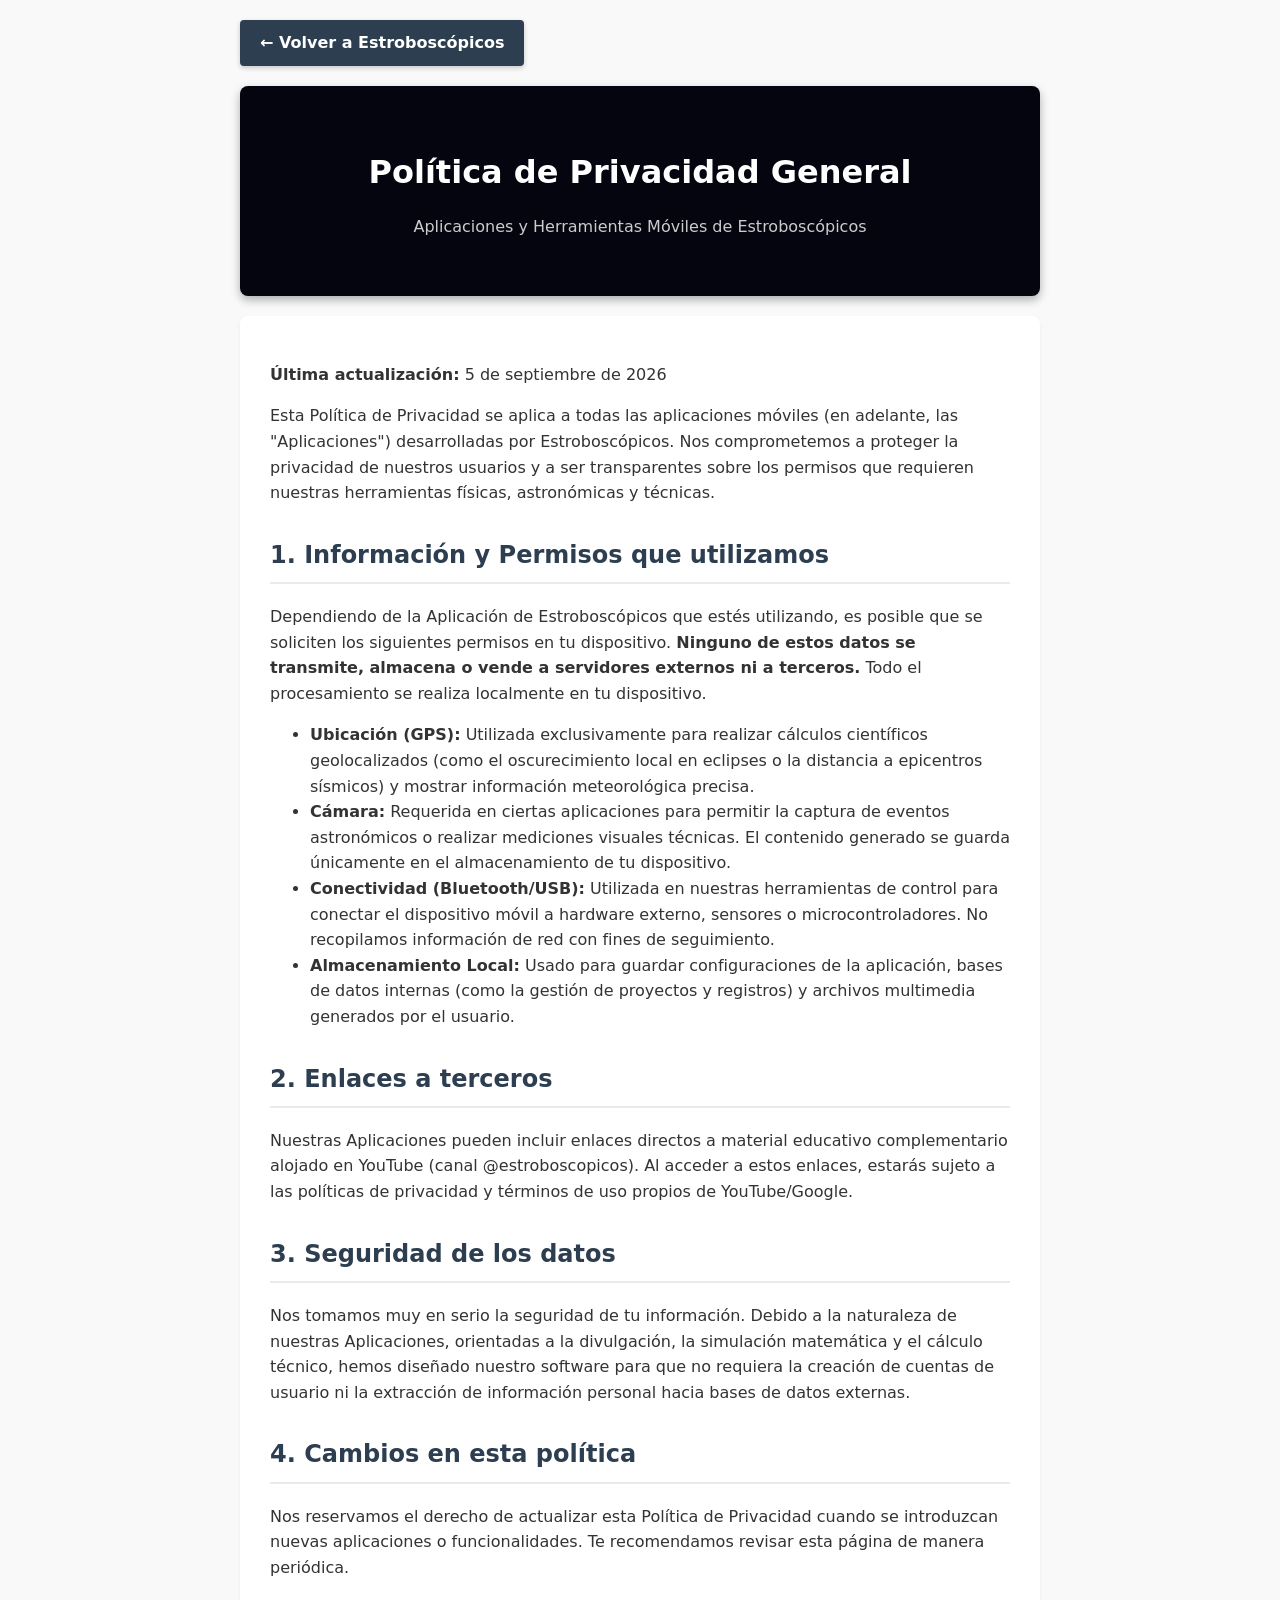
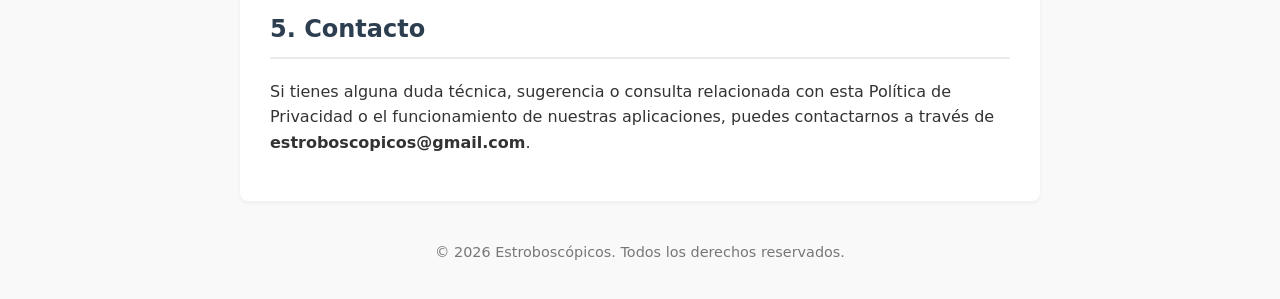
<file: privacidad.html>
<!DOCTYPE html>
<html lang="es">
<head>
    <meta charset="UTF-8">
    <meta name="viewport" content="width=device-width, initial-scale=1.0">
    <title>Política de Privacidad | Estroboscópicos</title>
    
    <style>
        body {
            font-family: system-ui, -apple-system, BlinkMacSystemFont, "Segoe UI", Roboto, sans-serif;
            line-height: 1.6;
            color: #333;
            max-width: 800px;
            margin: 0 auto;
            padding: 20px;
            background-color: #f9f9f9;
        }
        
        header {
            text-align: center;
            padding: 40px 20px;
            background: #050510;
            border-radius: 8px;
            box-shadow: 0 4px 10px rgba(0,0,0,0.3);
            margin-bottom: 20px;
            color: #ffffff;
        }
        
        header h1 { margin-bottom: 10px; color: #ffffff; }
        
        section {
            background: #ffffff;
            padding: 30px;
            border-radius: 8px;
            margin-bottom: 20px;
            box-shadow: 0 2px 4px rgba(0,0,0,0.05);
        }
        
        h2 { 
            border-bottom: 2px solid #eaeaea; 
            padding-bottom: 8px; 
            color: #2c3e50; 
            margin-top: 30px; 
        }
        
        footer { text-align: center; font-size: 0.9em; color: #777; margin-top: 40px; }
        
        .btn-volver {
            display: inline-block;
            background-color: #2c3e50;
            color: white;
            padding: 10px 20px;
            border-radius: 4px;
            text-decoration: none;
            font-weight: bold;
            margin-bottom: 20px;
            transition: background-color 0.2s;
            box-shadow: 0 2px 5px rgba(0,0,0,0.2);
        }
        .btn-volver:hover { background-color: #1a252f; }
    </style>
</head>
<body>

    <a href="index.html" class="btn-volver">← Volver a Estroboscópicos</a>

    <header>
        <h1>Política de Privacidad General</h1>
        <p style="color: #cccccc;">Aplicaciones y Herramientas Móviles de Estroboscópicos</p>
    </header>

    <main>
        <section>
            <p><strong>Última actualización:</strong> 5 de septiembre de 2026</p>

            <p>Esta Política de Privacidad se aplica a todas las aplicaciones móviles (en adelante, las "Aplicaciones") desarrolladas por Estroboscópicos. Nos comprometemos a proteger la privacidad de nuestros usuarios y a ser transparentes sobre los permisos que requieren nuestras herramientas físicas, astronómicas y técnicas.</p>

            <h2>1. Información y Permisos que utilizamos</h2>
            <p>Dependiendo de la Aplicación de Estroboscópicos que estés utilizando, es posible que se soliciten los siguientes permisos en tu dispositivo. <strong>Ninguno de estos datos se transmite, almacena o vende a servidores externos ni a terceros.</strong> Todo el procesamiento se realiza localmente en tu dispositivo.</p>
            <ul>
                <li><strong>Ubicación (GPS):</strong> Utilizada exclusivamente para realizar cálculos científicos geolocalizados (como el oscurecimiento local en eclipses o la distancia a epicentros sísmicos) y mostrar información meteorológica precisa.</li>
                <li><strong>Cámara:</strong> Requerida en ciertas aplicaciones para permitir la captura de eventos astronómicos o realizar mediciones visuales técnicas. El contenido generado se guarda únicamente en el almacenamiento de tu dispositivo.</li>
                <li><strong>Conectividad (Bluetooth/USB):</strong> Utilizada en nuestras herramientas de control para conectar el dispositivo móvil a hardware externo, sensores o microcontroladores. No recopilamos información de red con fines de seguimiento.</li>
                <li><strong>Almacenamiento Local:</strong> Usado para guardar configuraciones de la aplicación, bases de datos internas (como la gestión de proyectos y registros) y archivos multimedia generados por el usuario.</li>
            </ul>

            <h2>2. Enlaces a terceros</h2>
            <p>Nuestras Aplicaciones pueden incluir enlaces directos a material educativo complementario alojado en YouTube (canal @estroboscopicos). Al acceder a estos enlaces, estarás sujeto a las políticas de privacidad y términos de uso propios de YouTube/Google.</p>

            <h2>3. Seguridad de los datos</h2>
            <p>Nos tomamos muy en serio la seguridad de tu información. Debido a la naturaleza de nuestras Aplicaciones, orientadas a la divulgación, la simulación matemática y el cálculo técnico, hemos diseñado nuestro software para que no requiera la creación de cuentas de usuario ni la extracción de información personal hacia bases de datos externas.</p>

            <h2>4. Cambios en esta política</h2>
            <p>Nos reservamos el derecho de actualizar esta Política de Privacidad cuando se introduzcan nuevas aplicaciones o funcionalidades. Te recomendamos revisar esta página de manera periódica.</p>

            <h2>5. Contacto</h2>
            <p>Si tienes alguna duda técnica, sugerencia o consulta relacionada con esta Política de Privacidad o el funcionamiento de nuestras aplicaciones, puedes contactarnos a través de <strong>estroboscopicos@gmail.com</strong>.</p>
        </section>
    </main>

    <footer>
        <p>&copy; 2026 Estroboscópicos. Todos los derechos reservados.</p>
    </footer>

</body>
</html>
</file>
